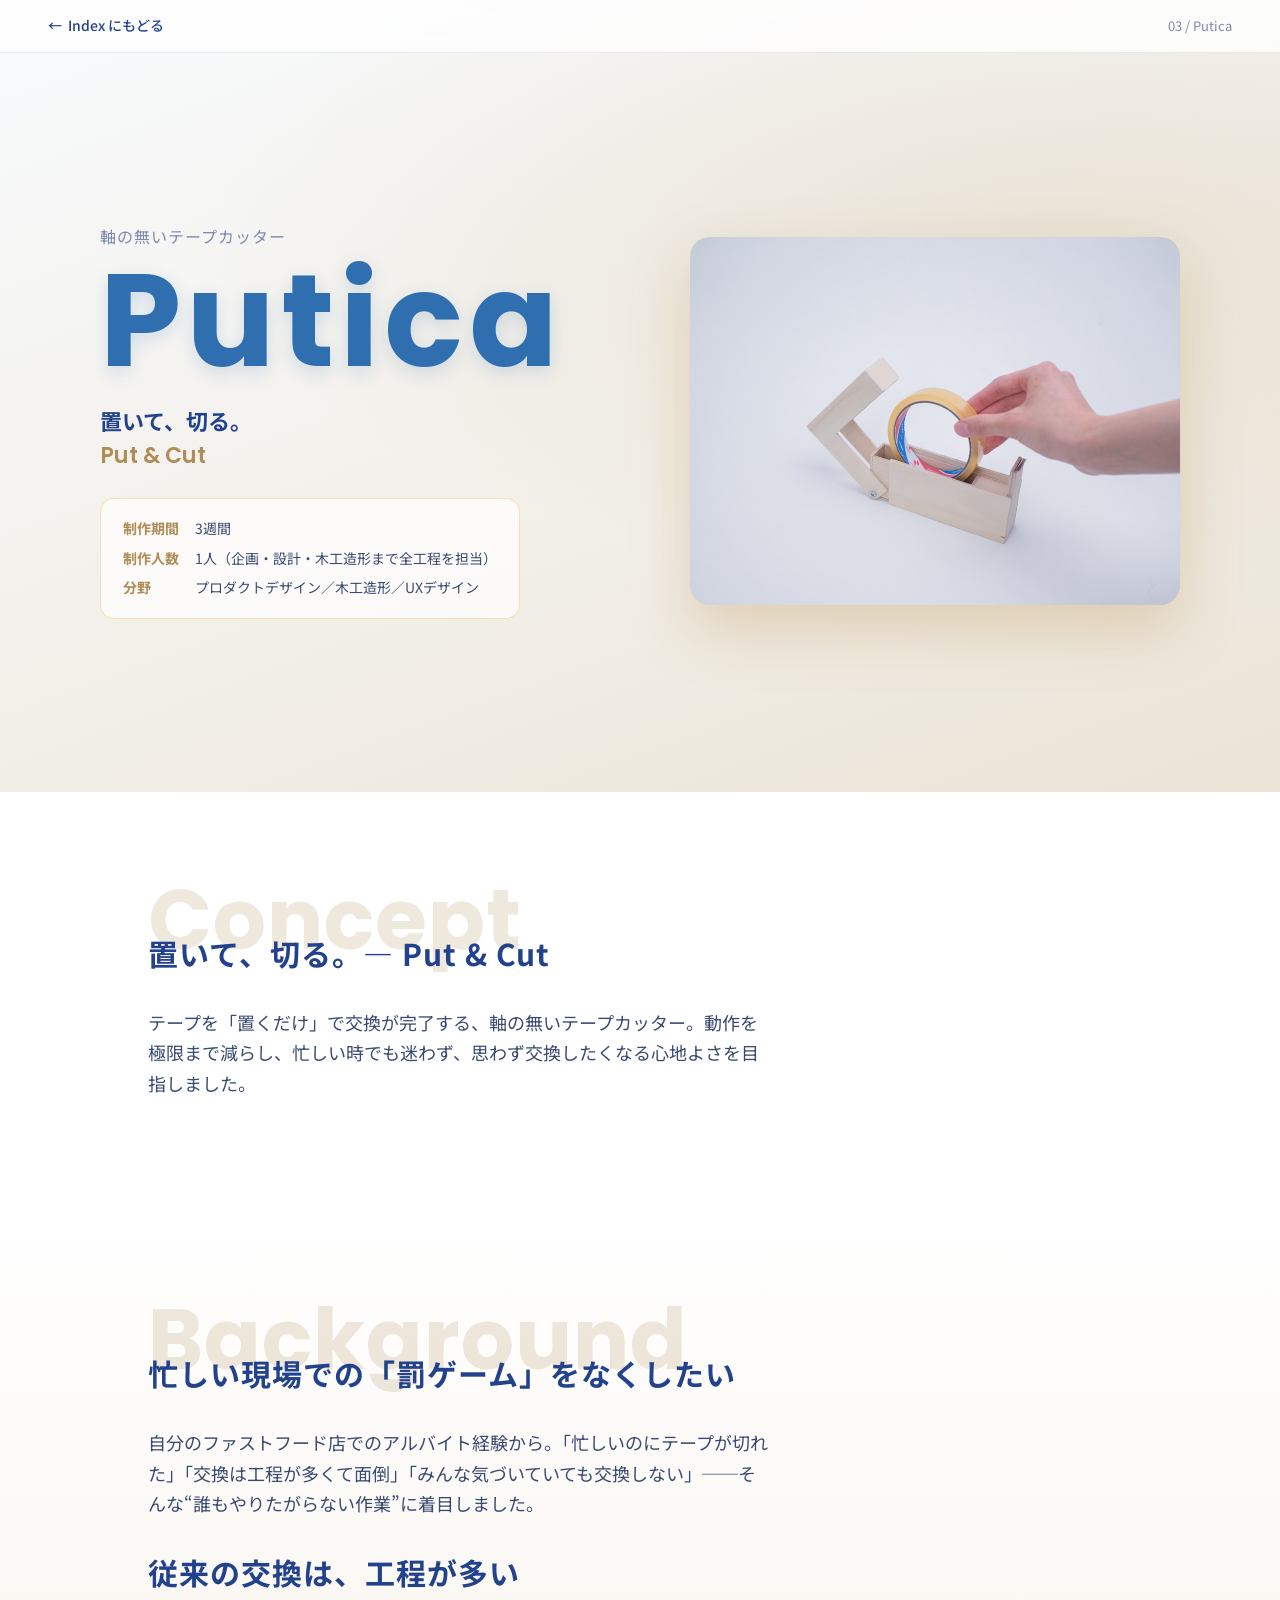
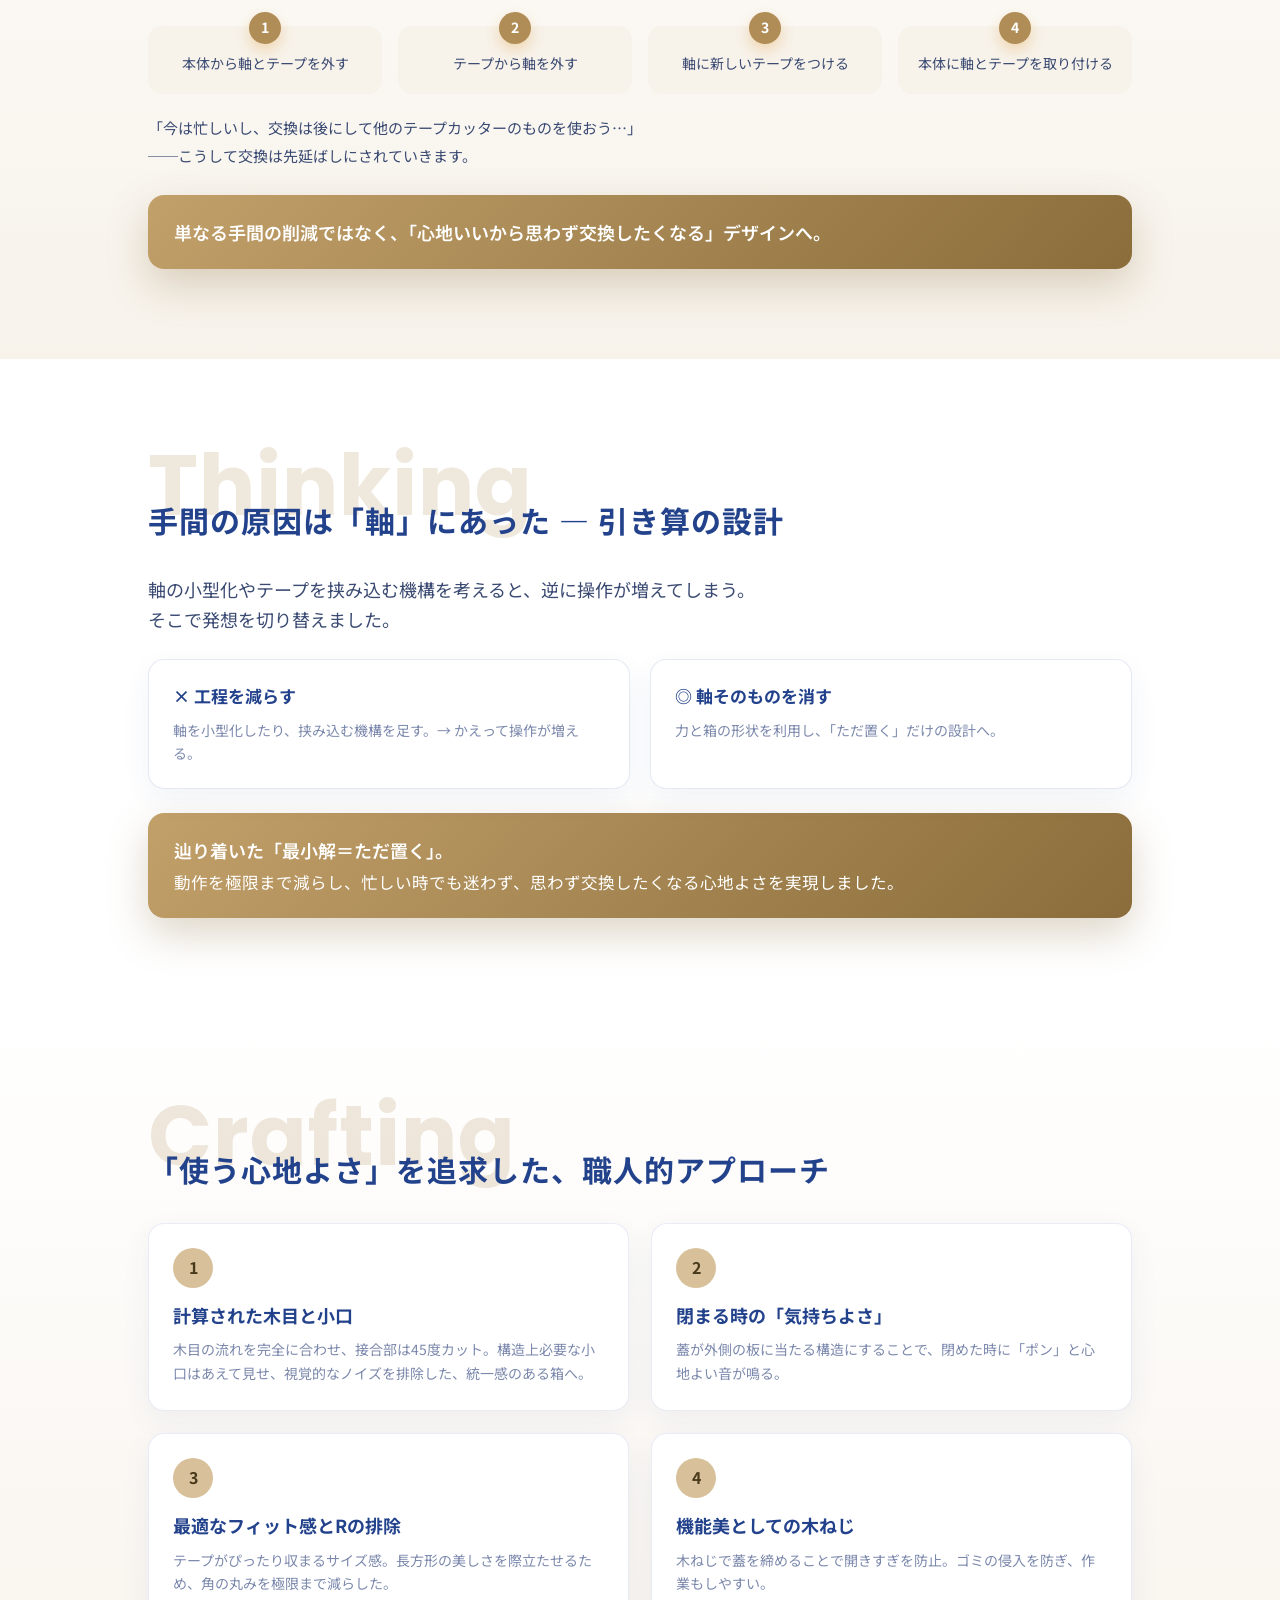
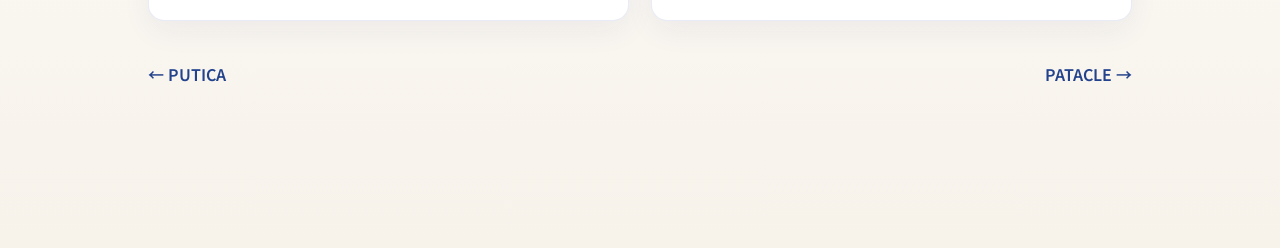
<file: works/putica.html>
<!DOCTYPE html>
<html lang="ja">
<head>
  <meta charset="UTF-8" />
  <meta name="viewport" content="width=device-width, initial-scale=1.0" />
  <title>Putica｜Rihoko Kato Portfolio</title>
  <link rel="preconnect" href="https://fonts.googleapis.com" />
  <link rel="preconnect" href="https://fonts.gstatic.com" crossorigin />
  <link href="https://fonts.googleapis.com/css2?family=Poppins:wght@300;400;500;600;700&family=Quicksand:wght@400;500;600;700&family=Noto+Sans+JP:wght@300;400;500;700&display=swap" rel="stylesheet" />
  <link rel="stylesheet" href="../css/style.css" />
  <link rel="stylesheet" href="../css/work.css" />
  <!-- Putica は青×木のナチュラル配色 -->
  <style>
    :root { --warm: #b08d57; --warm-soft: #d8c19a; --cream: #f7f2ea; }
    .phero {
      background:
        radial-gradient(120% 80% at 82% 30%, rgba(176,141,87,.14), rgba(176,141,87,0) 55%),
        linear-gradient(160deg, #f8fafc 0%, #f2efe8 60%, #eae3d6 100%);
    }
    .phero__logo { font-family: "Poppins", sans-serif; color: #2f6fb0; letter-spacing: 6px; text-shadow: 0 6px 18px rgba(47,111,176,.18); }
    .pillar { background: radial-gradient(circle at 35% 25%, #d8c19a, #b08d57); color: #4a3a1c; }
    .answer { background: linear-gradient(135deg, #c2a06a, #8a6d3b); box-shadow: 0 16px 40px rgba(138,109,59,.28); }
    .feat__no { background: #d8c19a; color: #4a3a1c; }
    .sec__eyebrow { color: rgba(176,141,87,.20); }
  </style>
</head>
<body class="work-page">

  <nav class="work-nav">
    <a href="../index.html#index" class="back">Index にもどる</a>
    <span style="color:var(--ink-soft);font-size:13px;">03 / Putica</span>
  </nav>

  <!-- ===== HERO ===== -->
  <header class="phero">
    <div class="phero__grid">
      <div>
        <p class="phero__sub">軸の無いテープカッター</p>
        <h1 class="phero__logo">Putica</h1>
        <p class="phero__tag">置いて、切る。<br /><span style="color:var(--warm);font-family:'Poppins';font-weight:600;">Put &amp; Cut</span></p>

        <div class="meta">
          <dl>
            <dt>制作期間</dt><dd>3週間</dd>
            <dt>制作人数</dt><dd>1人（企画・設計・木工造形まで全工程を担当）</dd>
            <dt>分野</dt><dd>プロダクトデザイン／木工造形／UXデザイン</dd>
          </dl>
        </div>
      </div>
      <!-- あとで assets/img/putica/hero.jpg に差し替え -->
      <div class="phero__photo" style="background:linear-gradient(160deg,#efe7d6,#ddccb0);">
        <img src="../assets/img/putica/hero.jpg" alt="Putica 本体" onerror="this.remove()" />
        Putica 本体写真<br>(assets/img/putica/hero.jpg)
      </div>
    </div>
  </header>

  <!-- ===== CONCEPT ===== -->
  <section class="sec">
    <div class="wrap">
      <p class="sec__eyebrow">Concept</p>
      <h2 class="sec__title">置いて、切る。― Put &amp; Cut</h2>
      <p class="sec__lead">テープを「置くだけ」で交換が完了する、軸の無いテープカッター。動作を極限まで減らし、忙しい時でも迷わず、思わず交換したくなる心地よさを目指しました。</p>
    </div>
  </section>

  <!-- ===== BACKGROUND ===== -->
  <section class="sec sec--tint">
    <div class="wrap">
      <p class="sec__eyebrow">Background</p>
      <h2 class="sec__title">忙しい現場での「罰ゲーム」をなくしたい</h2>
      <p class="sec__lead">自分のファストフード店でのアルバイト経験から。「忙しいのにテープが切れた」「交換は工程が多くて面倒」「みんな気づいていても交換しない」──そんな“誰もやりたがらない作業”に着目しました。</p>

      <h3 class="sec__title" style="margin-top:28px;">従来の交換は、工程が多い</h3>
      <div class="steps" style="grid-template-columns:repeat(4,1fr);text-align:left;">
        <div class="step">本体から軸とテープを外す</div>
        <div class="step">テープから軸を外す</div>
        <div class="step">軸に新しいテープをつける</div>
        <div class="step">本体に軸とテープを取り付ける</div>
      </div>
      <p class="story" style="margin-top:20px;">「今は忙しいし、交換は後にして他のテープカッターのものを使おう…」──こうして交換は先延ばしにされていきます。</p>

      <div class="answer" style="margin-top:24px;">
        単なる手間の削減ではなく、「心地いいから思わず交換したくなる」デザインへ。
      </div>
    </div>
  </section>

  <!-- ===== THINKING ===== -->
  <section class="sec">
    <div class="wrap">
      <p class="sec__eyebrow">Thinking</p>
      <h2 class="sec__title">手間の原因は「軸」にあった ― 引き算の設計</h2>
      <p class="sec__lead">軸の小型化やテープを挟み込む機構を考えると、逆に操作が増えてしまう。そこで発想を切り替えました。</p>

      <div class="cards2">
        <div class="card">
          <h4>× 工程を減らす</h4>
          <p>軸を小型化したり、挟み込む機構を足す。→ かえって操作が増える。</p>
        </div>
        <div class="card">
          <h4>◎ 軸そのものを消す</h4>
          <p>力と箱の形状を利用し、「ただ置く」だけの設計へ。</p>
        </div>
      </div>

      <div class="answer" style="margin-top:24px;">
        辿り着いた「最小解＝ただ置く」。<br>
        <span style="font-weight:400;font-size:.92em;">動作を極限まで減らし、忙しい時でも迷わず、思わず交換したくなる心地よさを実現しました。</span>
      </div>
    </div>
  </section>

  <!-- ===== CRAFTING ===== -->
  <section class="sec sec--tint">
    <div class="wrap">
      <p class="sec__eyebrow">Crafting</p>
      <h2 class="sec__title">「使う心地よさ」を追求した、職人的アプローチ</h2>

      <div class="feat">
        <div class="feat__item">
          <span class="feat__no">1</span>
          <h4>計算された木目と小口</h4>
          <p>木目の流れを完全に合わせ、接合部は45度カット。構造上必要な小口はあえて見せ、視覚的なノイズを排除した、統一感のある箱へ。</p>
        </div>
        <div class="feat__item">
          <span class="feat__no">2</span>
          <h4>閉まる時の「気持ちよさ」</h4>
          <p>蓋が外側の板に当たる構造にすることで、閉めた時に「ポン」と心地よい音が鳴る。</p>
        </div>
        <div class="feat__item">
          <span class="feat__no">3</span>
          <h4>最適なフィット感とRの排除</h4>
          <p>テープがぴったり収まるサイズ感。長方形の美しさを際立たせるため、角の丸みを極限まで減らした。</p>
        </div>
        <div class="feat__item">
          <span class="feat__no">4</span>
          <h4>機能美としての木ねじ</h4>
          <p>木ねじで蓋を締めることで開きすぎを防止。ゴミの侵入を防ぎ、作業もしやすい。</p>
        </div>
      </div>

      <div class="pager">
        <a href="putica.html">← PUTICA</a>
        <a href="patacle.html">PATACLE →</a>
      </div>
    </div>
  </section>

</body>
</html>
</file>
<file: css/style.css>
/* ============================================================
   Rihoko Kato Portfolio 2026  -  style.css
   カラー / フォント / 各セクションのレイアウト
   ============================================================ */

:root {
  --navy:        #23428c;   /* 見出しの濃い青 */
  --blue:        #4a63b0;   /* 本文寄りの青   */
  --blue-soft:   #8fa3d6;   /* 淡い青         */
  --blue-pale:   #c2cff0;   /* さらに淡い青   */
  --orange:      #f0a04b;   /* アクセントの橙 */
  --orange-deep: #e07b2e;
  --ink:         #3a4a72;   /* テキスト       */
  --ink-soft:    #7c89ad;   /* 薄いテキスト   */
  --bg:          #ffffff;
  --grad-blue:   linear-gradient(135deg, #8fa3d6 0%, #4a63b0 100%);
  --grad-orange: linear-gradient(135deg, #f6c17a 0%, #e07b2e 100%);
  --grad-mix:    linear-gradient(120deg, #4a63b0 0%, #8fa3d6 45%, #f0a04b 100%);
  --maxw: 1180px;
}

* { margin: 0; padding: 0; box-sizing: border-box; }

html { scroll-behavior: smooth; }

body {
  font-family: "Noto Sans JP", "Poppins", sans-serif;
  color: var(--ink);
  background: var(--bg);
  line-height: 1.7;
  -webkit-font-smoothing: antialiased;
}

section { scroll-margin-top: 70px; }

/* ---------- ナビ ---------- */
.nav {
  position: fixed; top: 0; left: 0; right: 0; z-index: 50;
  display: flex; align-items: center; justify-content: space-between;
  padding: 14px clamp(20px, 5vw, 48px);
  background: rgba(255,255,255,.72);
  backdrop-filter: blur(10px);
  border-bottom: 1px solid rgba(74,99,176,.12);
}
.nav__logo {
  font-family: "Quicksand", sans-serif; font-weight: 700;
  font-size: 20px; letter-spacing: 1px;
  color: var(--navy); text-decoration: none;
}
.nav__menu { display: flex; gap: clamp(16px, 3vw, 34px); list-style: none; }
.nav__menu a {
  font-family: "Poppins", sans-serif; font-weight: 500; font-size: 14px;
  letter-spacing: 1px; color: var(--ink); text-decoration: none;
  position: relative; padding-bottom: 3px;
}
.nav__menu a::after {
  content: ""; position: absolute; left: 0; bottom: 0; width: 0; height: 2px;
  background: var(--grad-orange); transition: width .25s ease;
}
.nav__menu a:hover { color: var(--navy); }
.nav__menu a:hover::after { width: 100%; }

/* ============================================================
   01  HOME / 表紙
   ============================================================ */
.home {
  min-height: 100vh;
  display: flex; align-items: center; justify-content: center;
  padding: 96px clamp(20px, 5vw, 60px) 60px;
  position: relative; overflow: hidden;
}
.home__inner {
  position: relative;
  width: 100%; max-width: var(--maxw);
  aspect-ratio: 1414 / 1000;         /* A4横に近い比率 */
}

/* 表紙の画像枠 */
.home__cover {
  position: absolute; top: 0; left: 0;
  width: 74%; height: 76%;
  z-index: 1;
  box-shadow: 0 20px 50px rgba(35,66,140,.20);
}
.home__photo {
  width: 100%; height: 100%;
  /* あとで assets/img/cover.jpg に差し替え → 下の background をコメントの行に */
  background: url("../assets/img/cover.jpg") center/cover no-repeat;
  /*background:
    radial-gradient(120% 90% at 65% 40%, rgba(240,160,120,.55) 0%, rgba(240,160,120,0) 45%),
    radial-gradient(90% 120% at 30% 70%, rgba(200,120,150,.45) 0%, rgba(200,120,150,0) 50%),
    linear-gradient(150deg, #2f52a8 0%, #3f66c4 50%, #5478d0 100%);*/
}
.home__caption { position: absolute; inset: 0; padding: clamp(18px, 3vw, 34px); color: #fff; z-index: 2; }
.home__title {
  font-family: "Poppins", sans-serif; font-weight: 400;
  font-size: clamp(20px, 3vw, 38px); letter-spacing: 2px; line-height: 1.25;
}
.home__name {
  font-family: "Poppins", sans-serif; font-weight: 300;
  font-size: clamp(13px, 1.4vw, 18px); letter-spacing: 2px; margin-top: 10px;
}
.home__year {
  position: absolute; right: clamp(18px, 3vw, 34px); bottom: clamp(14px, 2.5vw, 26px);
  font-family: "Poppins", sans-serif; font-weight: 300;
  font-size: clamp(22px, 3vw, 40px); letter-spacing: 3px;
}

/* 縦書きキャッチ */
.home__catch {
  position: absolute; top: 6%; right: 3%;
  writing-mode: vertical-rl; text-orientation: upright;
  display: flex; gap: clamp(6px, 1vw, 16px);
  padding: clamp(16px, 2.5vw, 30px) clamp(14px, 2vw, 24px);
  background: rgba(143,163,214,.42);
  font-weight: 500; letter-spacing: .35em;
  font-size: clamp(15px, 2vw, 26px); color: #33436f;
}

/* PORTFOLIO ワードマーク */
.home__wordmark {
  position: absolute; left: clamp(18px, 5vw, 72px); bottom: clamp(8px, 4vw, 44px);
  font-family: "Poppins", sans-serif; font-weight: 700;
  font-size: clamp(48px, 9vw, 128px); letter-spacing: clamp(4px, 1.2vw, 18px);
  line-height: 1;
  background: var(--grad-orange);
  -webkit-background-clip: text; background-clip: text; color: transparent;
  -webkit-text-stroke: 1px rgba(255,255,255,.55);
  text-shadow: 0 6px 18px rgba(35,66,140,.22);
  z-index: 3;
}
.home__dots {
  position: absolute; left: 4%; bottom: 8%; width: 2px; height: 20%;
  z-index: 3;
  border-left: 2px solid var(--blue-soft);
}
.home__dots::before {
  content: ""; position: absolute; left: -4px; bottom: -14px;
  width: 8px; height: 8px; border-radius: 50%; background: var(--blue);
}

/* ============================================================
   02  ABOUT ME / 自己紹介
   ============================================================ */
.about {
  padding: clamp(60px, 8vw, 110px) clamp(20px, 5vw, 60px);
  position: relative; overflow: hidden;
}
.about::before {   /* 背景のふんわりブロブ */
  content: ""; position: absolute; top: 12%; left: -6%;
  width: 340px; height: 340px; border-radius: 50%;
  background: radial-gradient(circle at 35% 30%, rgba(240,160,120,.30), rgba(143,163,214,.12) 70%);
  filter: blur(6px); z-index: 0;
}
.about__grid {
  position: relative; z-index: 1;
  max-width: var(--maxw); margin: 0 auto;
  display: grid; grid-template-columns: 0.9fr 1.1fr; gap: clamp(28px, 5vw, 64px);
}

/* 左カラム */
.about__heading {
  font-family: "Quicksand", sans-serif; font-weight: 700;
  font-size: clamp(46px, 8vw, 96px); line-height: .95; letter-spacing: 2px;
  display: flex; flex-direction: column;
  background: var(--grad-mix);
  -webkit-background-clip: text; background-clip: text; color: transparent;
  margin-bottom: 28px;
}
.about__affiliation { color: var(--blue); font-size: 15px; margin-bottom: 18px; }
.about__person { display: flex; flex-direction: column; margin-bottom: 26px; }
.about__jp {
  font-size: clamp(28px, 4vw, 40px); font-weight: 700; letter-spacing: 4px;
  background: var(--grad-mix);
  -webkit-background-clip: text; background-clip: text; color: transparent;
}
.about__en { font-family: "Poppins", sans-serif; font-size: 18px; color: var(--blue); letter-spacing: 2px; }

.about__photo {
  width: 100%; aspect-ratio: 3 / 4; border-radius: 14px;
  /* あとで assets/img/profile.jpg に差し替え */
  background: url("../assets/img/profile.png") center/cover no-repeat;
  /*background:
    radial-gradient(80% 60% at 50% 20%, rgba(240,160,120,.35), rgba(240,160,120,0) 60%),
    var(--grad-blue);*/
  box-shadow: 0 16px 40px rgba(35,66,140,.20);
  display: flex; align-items: flex-end; justify-content: center;
  color: rgba(255,255,255,.85); font-size: 13px; padding: 14px;
}
.about__photo::after { content: "profile photo"; letter-spacing: 1px; }

.about__contact {
  margin-top: 22px; font-family: "Poppins", sans-serif;
  font-size: 13px; color: var(--ink-soft); line-height: 1.9;
}

/* 右カラム：情報ブロック */
.about__right { display: flex; flex-direction: column; gap: clamp(22px, 3vw, 34px); }
.info__title {
  font-family: "Poppins", sans-serif; font-weight: 600;
  font-size: clamp(18px, 2vw, 24px); letter-spacing: 2px; color: var(--navy);
  display: flex; align-items: baseline; gap: 2px;
  position: relative; padding-bottom: 8px; margin-bottom: 10px;
}
.info__title .cap {
  font-size: 1.5em; font-weight: 700;
  background: var(--grad-orange);
  -webkit-background-clip: text; background-clip: text; color: transparent;
}
.info__title::after {
  content: ""; position: absolute; left: 0; bottom: 0; width: 100%; height: 1px;
  background: linear-gradient(90deg, var(--blue-soft), rgba(143,163,214,0));
}
.info__lead { font-weight: 700; color: var(--navy); font-size: clamp(15px, 1.7vw, 19px); margin-bottom: 6px; }
.info__body { color: var(--ink-soft); font-size: 14px; }

/* スキルの星 */
.skills { list-style: none; display: grid; grid-template-columns: 1fr 1fr; gap: 6px 34px; }
.skills li { display: flex; align-items: center; justify-content: space-between; }
.skills__name { color: var(--navy); font-family: "Poppins", sans-serif; font-size: 15px; }
.skills__stars { display: inline-flex; gap: 2px; }
.skills__stars i {
  width: 16px; height: 16px; display: inline-block;
  -webkit-mask: var(--star) center/contain no-repeat;
          mask: var(--star) center/contain no-repeat;
  background: #cfd7ec;                 /* 空の星 */
}
.skills__stars i.on   { background: var(--blue); }
.skills__stars i.half {
  background: linear-gradient(90deg, var(--blue) 50%, #cfd7ec 50%);
}
.skills__stars {
  --star: url('data:image/svg+xml;utf8,<svg xmlns="http://www.w3.org/2000/svg" viewBox="0 0 24 24"><path d="M12 2l2.9 6.3 6.9.7-5.1 4.7 1.4 6.8L12 17.8 5.9 20.5l1.4-6.8L2.2 9l6.9-.7z"/></svg>');
}

/* 画像を入れたら自動で表示（無ければグラデーションのまま） */
.home__photo, .about__photo { position: relative; overflow: hidden; }
.home__photo img, .about__photo img {
  position: absolute; inset: 0; width: 100%; height: 100%;
  object-fit: cover; border-radius: inherit;
}

/* ============================================================
   03  INDEX / 目次
   ============================================================ */
.index {
  padding: clamp(60px, 8vw, 110px) clamp(20px, 5vw, 60px) clamp(80px, 10vw, 140px);
  background: linear-gradient(180deg, #ffffff 0%, #f4f7ff 100%);
}
.index__grid {
  max-width: var(--maxw); margin: 0 auto;
  display: grid; grid-template-columns: 0.85fr 1.15fr; gap: clamp(30px, 5vw, 70px);
  align-items: center;
}

/* 円ロゴ */
.index__logo { display: flex; justify-content: center; }
.index__circle {
  position: relative; width: min(72%, 400px); aspect-ratio: 1;
  border-radius: 50%;
  background: radial-gradient(circle at 32% 28%, #4d6bc0 0%, #2f4c9f 55%, #274088 100%);
  box-shadow: 0 24px 60px rgba(35,66,140,.30);
  display: flex; align-items: center; justify-content: center; overflow: hidden;
}
.index__circle::before,
.index__circle::after {   /* 波線の装飾 */
  content: ""; position: absolute; left: -10%; width: 120%; height: 120%;
  border-radius: 45%;
  border-bottom: 2px solid rgba(255,255,255,.35);
}
.index__circle::before { top: 8%;  transform: rotate(-8deg); }
.index__circle::after  { top: 22%; border-bottom-color: rgba(240,160,120,.6); transform: rotate(-4deg); }
.index__circle span {
  font-family: "Quicksand", sans-serif; font-weight: 500;
  font-size: clamp(38px, 6vw, 64px); letter-spacing: 8px; color: #fff; z-index: 1;
}

/* 作品リスト */
.works { list-style: none; display: flex; flex-direction: column; gap: clamp(20px, 3vw, 30px); }
.work { padding-bottom: 6px; }
.work__link {
  display: inline-flex; align-items: baseline; gap: 12px; text-decoration: none;
  transition: transform .2s ease;
}
.work__link:hover { transform: translateX(6px); }
.work__no {
  font-family: "Poppins", sans-serif; font-weight: 600;
  font-size: clamp(22px, 2.6vw, 30px); color: var(--navy);
}
.work__name {
  font-family: "Poppins", sans-serif; font-weight: 500;
  font-size: clamp(22px, 2.6vw, 30px); color: var(--navy);
  position: relative;
}
.work__name::after {
  content: ""; position: absolute; left: 0; bottom: -2px; width: 0; height: 2px;
  background: var(--grad-orange); transition: width .25s ease;
}
.work__link:hover .work__name::after { width: 100%; }
.work__tags {
  margin-top: 6px; color: var(--ink-soft); font-size: 14px;
  display: flex; flex-wrap: wrap; gap: 4px 18px;
}
.work__tags .tag--accent { color: var(--orange-deep); font-weight: 500; }

/* ---------- レスポンシブ ---------- */
@media (max-width: 860px) {
  .about__grid,
  .index__grid { grid-template-columns: 1fr; }
  .index__logo { order: -1; }
  .index__circle { width: min(60%, 320px); }
  .home__wordmark { left: 8%; bottom: 2%; }
  .home__catch { font-size: 15px; }
}

@media (min-width: 861px) {
  .home__wordmark {
    left: 30%;
    bottom: 22%;
    transform: translateY(12%);
  }
  .home__catch {
    top: 0;
  }
  .home__year {
    top: clamp(20px, 3vw, 36px);
    right: clamp(20px, 3vw, 36px);
    bottom: auto;
  }
}

@media (max-width: 560px) {
  .nav__menu { gap: 14px; }
  .skills { grid-template-columns: 1fr; }
  .home__inner { aspect-ratio: 3 / 4; }
  .home__cover { width: 92%; height: 62%; }
  .home__catch { top: 2%; right: 2%; }
}
</file>
<file: css/work.css>
/* ============================================================
   work.css  -  作品詳細ページ共通スタイル（Picapon など）
   style.css の後に読み込む前提
   ============================================================ */

:root {
  --warm:      #f4a63b;      /* picapon の温かい橙 */
  --warm-soft: #f8d38a;
  --cream:     #fdf6ec;
}

.work-page { background: #fff; }

/* 戻るリンク付きの上部バー */
.work-nav {
  position: fixed; top: 0; left: 0; right: 0; z-index: 50;
  display: flex; align-items: center; justify-content: space-between;
  padding: 14px clamp(20px, 5vw, 48px);
  background: rgba(255,255,255,.8); backdrop-filter: blur(10px);
  border-bottom: 1px solid rgba(74,99,176,.12);
}
.work-nav a { text-decoration: none; color: var(--navy); font-weight: 500; font-size: 14px; }
.work-nav .back { display: inline-flex; align-items: center; gap: 6px; }
.work-nav .back::before { content: "←"; }
.work-nav .back:hover { color: var(--warm); }

/* 共通ラッパ */
.wrap { max-width: 1080px; margin: 0 auto; padding: 0 clamp(20px, 5vw, 48px); }

/* セクション見出し（背面に大きな英字） */
.sec { padding: clamp(50px, 7vw, 96px) 0; position: relative; }
.sec--tint { background: linear-gradient(180deg, #fff 0%, var(--cream) 100%); }
.sec__eyebrow {
  font-family: "Poppins", sans-serif; font-weight: 700;
  font-size: clamp(40px, 7vw, 84px); line-height: .9;
  color: rgba(143,163,214,.22); letter-spacing: 1px; margin-bottom: -.35em;
}
.sec__title {
  font-size: clamp(20px, 3vw, 30px); font-weight: 700; color: var(--navy);
  letter-spacing: 1px; margin-bottom: 28px; position: relative; z-index: 1;
}
.sec__lead { color: var(--ink); font-size: clamp(15px,1.8vw,18px); margin-bottom: 24px; max-width: 62ch; }

/* ---------- HERO ---------- */
.phero {
  min-height: 88vh; display: flex; align-items: center;
  padding: 110px clamp(20px,5vw,48px) 60px;
  background:
    radial-gradient(120% 80% at 80% 30%, rgba(244,166,59,.28), rgba(244,166,59,0) 55%),
    linear-gradient(160deg, #fff7ec 0%, #fdeede 55%, #f7e3cf 100%);
  position: relative; overflow: hidden;
}
.phero__grid {
  max-width: 1080px; margin: 0 auto; width: 100%;
  display: grid; grid-template-columns: 1.05fr .95fr; gap: clamp(24px,4vw,48px); align-items: center;
}
.phero__sub { color: var(--ink-soft); letter-spacing: 1px; font-size: clamp(13px,1.5vw,16px); }
.phero__logo {
  font-family: "Quicksand", sans-serif; font-weight: 700;
  font-size: clamp(58px, 11vw, 130px); line-height: 1; letter-spacing: 2px;
  color: #f2b34d; margin: 6px 0 18px;
  text-shadow: 0 6px 20px rgba(244,166,59,.28);
}
.phero__tag { font-size: clamp(16px,2vw,22px); font-weight: 700; color: var(--navy); line-height: 1.5; }

.meta {
  margin-top: 26px; display: inline-block;
  background: rgba(255,255,255,.7); border: 1px solid rgba(244,166,59,.35);
  border-radius: 14px; padding: 18px 22px; font-size: 14px; color: var(--ink);
}
.meta dl { display: grid; grid-template-columns: auto 1fr; gap: 6px 16px; margin: 0; }
.meta dt { color: var(--warm); font-weight: 700; white-space: nowrap; }
.meta dd { margin: 0; }

.phero__photo {
  aspect-ratio: 4/3; border-radius: 20px;
  background:
    radial-gradient(60% 55% at 55% 45%, rgba(255,255,255,.95), rgba(255,244,224,.4) 60%, rgba(244,166,59,.15) 100%),
    linear-gradient(160deg, #e9d6bd, #d9c3a6);
  box-shadow: 0 24px 60px rgba(180,130,60,.28);
  display: flex; align-items: center; justify-content: center;
  color: #a98a5f; font-size: 14px; text-align: center; padding: 20px;
}

/* ---------- カード類 ---------- */
.pillars { display: grid; grid-template-columns: repeat(3,1fr); gap: 18px; margin: 8px 0 30px; }
.pillar {
  background: radial-gradient(circle at 35% 25%, #fbe2b4, #f4c877);
  color: #7a5a1e; border-radius: 50%; aspect-ratio: 1;
  display: flex; align-items: center; justify-content: center; text-align: center;
  font-weight: 700; font-size: clamp(13px,1.6vw,16px); padding: 14px;
  box-shadow: 0 12px 30px rgba(224,150,40,.2);
}
.story { color: var(--ink); font-size: 15px; line-height: 1.9; max-width: 64ch; }
.story .accent { color: var(--warm); font-weight: 700; }

.cards2 { display: grid; grid-template-columns: 1fr 1fr; gap: 20px; }
.card {
  background: #fff; border: 1px solid rgba(74,99,176,.14); border-radius: 16px;
  padding: 22px 24px; box-shadow: 0 10px 30px rgba(35,66,140,.06);
}
.card h4 { color: var(--navy); font-size: 17px; margin-bottom: 8px; }
.card p { color: var(--ink-soft); font-size: 14px; }

.steps { display: grid; grid-template-columns: repeat(3,1fr); gap: 16px; margin-top: 22px; counter-reset: s; }
.step {
  position: relative; background: var(--cream); border-radius: 14px; padding: 26px 18px 18px;
  font-size: 14px; color: var(--ink); text-align: center;
}
.step::before {
  counter-increment: s; content: counter(s);
  position: absolute; top: -14px; left: 50%; transform: translateX(-50%);
  width: 32px; height: 32px; border-radius: 50%;
  background: var(--warm); color: #fff; font-weight: 700;
  display: grid; place-items: center; box-shadow: 0 6px 14px rgba(224,150,40,.3);
}

/* ハッシュタグ */
.tags { display: flex; flex-wrap: wrap; gap: 8px 14px; margin-bottom: 26px; }
.tags span { color: var(--warm); font-weight: 600; font-size: 14px; }

/* Q&A */
.qa { display: grid; gap: 16px; }
.qa__item { background: #fff; border-left: 4px solid var(--warm-soft); border-radius: 8px; padding: 16px 20px; box-shadow: 0 8px 22px rgba(35,66,140,.05); }
.qa__q { color: var(--navy); font-weight: 700; font-size: 15px; margin-bottom: 6px; }
.qa__a { color: var(--ink-soft); font-size: 14px; }

/* キーワードのかたまり（Thinking） */
.chips { display: flex; flex-wrap: wrap; gap: 8px; margin: 10px 0 24px; }
.chips span {
  background: rgba(244,166,59,.14); color: #9a6f22; border-radius: 999px;
  padding: 6px 14px; font-size: 13px;
}
.answer {
  background: linear-gradient(135deg, #f6c17a, #e07b2e); color: #fff;
  border-radius: 16px; padding: 22px 26px; font-size: clamp(15px,1.8vw,18px);
  font-weight: 600; line-height: 1.7; box-shadow: 0 16px 40px rgba(224,123,46,.28);
}

/* Design：機能ブロック */
.feat { display: grid; grid-template-columns: 1fr 1fr; gap: 22px; }
.feat__item { background: #fff; border-radius: 16px; padding: 24px; border: 1px solid rgba(74,99,176,.12); box-shadow: 0 10px 30px rgba(35,66,140,.06); }
.feat__no {
  display: inline-grid; place-items: center; width: 40px; height: 40px; border-radius: 50%;
  background: var(--warm-soft); color: #7a5a1e; font-weight: 700; margin-bottom: 12px;
}
.feat__item h4 { color: var(--navy); font-size: 18px; margin-bottom: 8px; }
.feat__item p { color: var(--ink-soft); font-size: 14px; }

/* 価格ハイライト */
.price { display: grid; grid-template-columns: 1fr 1fr; gap: 18px; margin: 24px 0; }
.price__box { background: var(--cream); border-radius: 16px; padding: 22px 24px; }
.price__box h4 { color: var(--warm); font-size: 15px; margin-bottom: 6px; }
.price__big { font-family:"Quicksand",sans-serif; font-size: clamp(30px,4vw,42px); font-weight: 700; color: var(--navy); }
.price__big small { font-size: .4em; color: var(--ink-soft); }
.price__note { color: var(--ink-soft); font-size: 13px; margin-top: 4px; }
.price__cmp { color: var(--ink-soft); font-size: 13px; text-decoration: line-through; }

/* Website */
.site-cta {
  display: inline-flex; align-items: center; gap: 10px;
  background: linear-gradient(135deg, #f6c17a, #e07b2e); color: #fff;
  text-decoration: none; font-weight: 700; padding: 14px 26px; border-radius: 999px;
  box-shadow: 0 12px 30px rgba(224,123,46,.3); transition: transform .2s ease;
}
.site-cta:hover { transform: translateY(-2px); }
.badge-row { display: flex; flex-wrap: wrap; gap: 10px; margin: 6px 0 24px; }
.badge { background: #eef2fb; color: var(--navy); font-weight: 700; border-radius: 10px; padding: 8px 16px; font-size: 15px; }
.wfeat { display: grid; grid-template-columns: 1fr 1fr; gap: 16px; margin-top: 8px; }
.wfeat__item { background:#fff; border:1px solid rgba(74,99,176,.12); border-radius: 14px; padding: 18px 20px; }
.wfeat__item h4 { color: var(--navy); font-size: 15px; margin-bottom: 6px; }
.wfeat__item p { color: var(--ink-soft); font-size: 13.5px; }

.phone-row { display: flex; gap: 18px; flex-wrap: wrap; margin-top: 26px; }
.phone {
  width: 160px; aspect-ratio: 9/19; border-radius: 22px; background: #111; padding: 8px;
  box-shadow: 0 18px 40px rgba(0,0,0,.2);
}
.phone > div {
  width: 100%; height: 100%; border-radius: 16px;
  background: linear-gradient(160deg, #fff7ec, #f2d9b6);
  display: grid; place-items: center; color: #a98a5f; font-size: 12px; text-align: center; padding: 10px;
}

/* Reflection */
.quotes { display: grid; grid-template-columns: repeat(auto-fit,minmax(230px,1fr)); gap: 16px; margin-top: 8px; }
.quote { background:#fff; border-radius:14px; padding: 18px 20px; border:1px solid rgba(74,99,176,.12); box-shadow:0 8px 22px rgba(35,66,140,.05); }
.quote p { color: var(--ink); font-size: 14px; line-height: 1.8; }
.quote span { display:block; margin-top:10px; color: var(--warm); font-weight:700; font-size:13px; }

.learn { display:grid; gap: 14px; margin-top: 8px; }
.learn li { list-style: none; background: var(--cream); border-radius: 12px; padding: 16px 20px; color: var(--ink); font-size: 14.5px; line-height: 1.8; }

/* 前後ナビ */
.pager { display:flex; justify-content: space-between; padding: 40px 0 70px; }
.pager a { text-decoration:none; color: var(--navy); font-weight:600; }
.pager a:hover { color: var(--warm); }

/* 画像を入れたら自動で上に表示（無ければプレースホルダーのまま） */
.phero__photo { position: relative; overflow: hidden; }
.phone > div { position: relative; overflow: hidden; }
.phero__photo img,
.phone > div img { position: absolute; inset: 0; width: 100%; height: 100%; object-fit: cover; }

@media (max-width: 820px) {
  .phero__grid, .feat, .cards2, .price, .wfeat { grid-template-columns: 1fr; }
  .pillars, .steps { grid-template-columns: 1fr; }
  .phero__photo { order: -1; }
}
</file>
